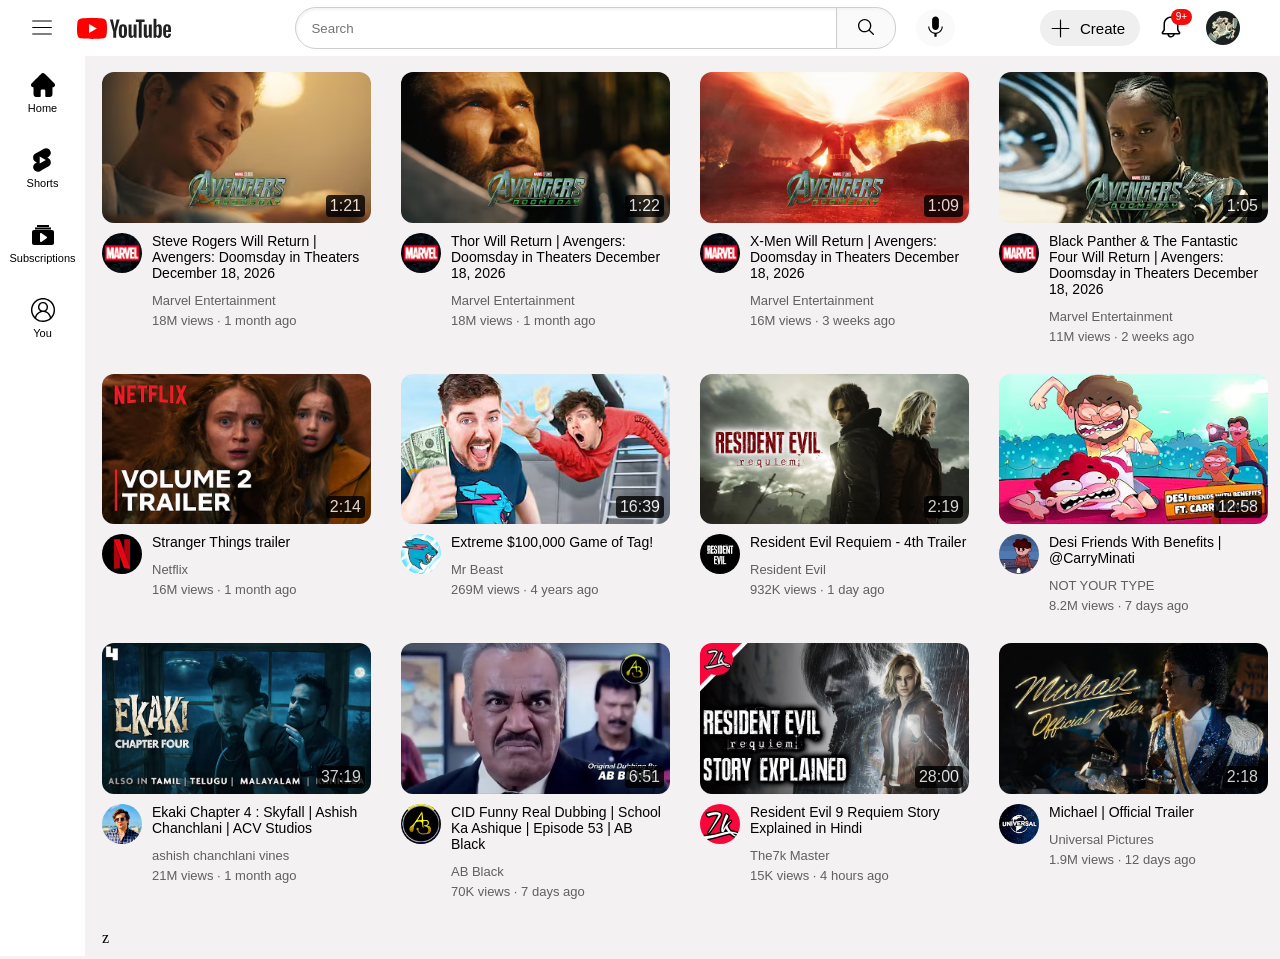
<file: index.html>
<!DOCTYPE html>
<html>
    <head>
        <title>YouTubeClone.com</title>
        <link rel="stylesheet"href="styles/general.css">
        <link rel="stylesheet"href="styles/header.css">
        <link rel="stylesheet"href="styles/video.css">
        <link rel="stylesheet"href="styles/sidebar.css">
    </head>
    <body>

        <div class="header">
            <div class="left-section">
                <img class="menu_icon" src="header_logos/hamburger-menu.svg">
                <img class="youtube_logo" src="header_logos/youtube-logo-icon.svg">
            </div>
            <div class="middle-section">
                <input class="search-bar"type="text" placeholder="Search">
                <button class="search-button">
                    <img class="search-icon" src="header_logos/icons8-search.svg">
                    <div class="search-tooltip">Search</div>
                </button>
                <button class="voice-search-button">
                    <img class="voice-icon" src="header_logos/voice-search-icon.svg">
                    <div class="voice-tooltip">Search with your voice</div>
                </button>
            </div>
            <div class="right-section">
                <button class="create-button">
                    <img class="create-icon" src="header_logos/plus-svgrepo-com.svg">
                    <p class="create-text">Create</p>
                 </button>
                 <button class="notif-button">
                    <div class="notification-container">
                        <img class="bell-icon" src="header_logos/bell.svg">
                        <div class="notification-count">9+</div>
                        <div class="notif-tooltip">Notifications</div>
                    </div>
                 </button>
                 <img class="profile-pic" src="header_logos/channels4_profile.jpg">
            </div>
        </div>

        <div class="sidebar">
            <div class="home-section">
                <img class="home-logo" src="header_logos/home.svg">
                <p class="home-text" style="font-size: 11px; margin-top: 5px;">Home</p>
            </div>

            <div class="shorts-section">
                <img class="shorts-logo" src="header_logos/youtube-shorts-logo-15251.svg">
                <p class="shorts-text" style="font-size: 11px; margin-top: 5px;">Shorts</p>
            </div>

            <div class="subscriptions-section">
                <img class="subscriptions-logo" src="header_logos/social_media_subscription_youtube_menu_subs_icon_210427.svg">
                <p class="subscriptions-text" style="font-size: 11px; margin-top: 5px;">Subscriptions
            </div>

            <div class="you-section">
                <img class="you-logo" src="header_logos/user.svg">
                <p class="you-text" style="font-size: 11px; margin-top: 5px;">You</p>
            </div>

        </div>


        <div class="video-grid">
            <div>
                <div class="thumbnail-row">
                    <img class="thumbnails" src="thumbnails/steve rogers dooms day.avif">
                    <div class="video-duration">1:21</div>
                </div>
                <div class ="video-info-grid"> 
                    <div><img class="profile-picture" src="channel_logo/marvel_channel.jpg"></div>
                    <div class="video-info">
                        <p class="title">Steve Rogers Will Return | Avengers: Doomsday in Theaters December 18, 2026 </p>
                        <p class="channel">Marvel Entertainment</p>
                        <P class="video-stats">18M views &#183; 1 month ago</P>
                    </div> 
                </div>
            </div>

            <div>
                <div class="thumbnail-row">
                    <img class="thumbnails" src="thumbnails/thor doomsday.avif">
                    <div class="video-duration">1:22</div>
                </div>
                <div class="video-info-grid"> 
                    <div><img class="profile-picture" src="channel_logo/marvel_channel.jpg"></div>
                    <div class="video-info">
                        <p class="title">Thor Will Return | Avengers: Doomsday in Theaters December 18, 2026 </p>
                        <p class="channel">Marvel Entertainment</p>
                        <P class="video-stats">18M views &#183; 1 month ago</P>
                    </div> 
                </div>
            </div> 
        
            <div>
                <div class="thumbnail-row">
                    <img class="thumbnails" src="thumbnails/x-men doomsday.avif">
                    <div class="video-duration">1:09</div>
                </div>
                <div class="video-info-grid"> 
                    <div class="channel_logo"><img class="profile-picture" src="channel_logo/marvel_channel.jpg"></div>
                    <div class="video-info">
                        <p class="title">X-Men Will Return | Avengers: Doomsday in Theaters December 18, 2026 </p>
                        <p class="channel">Marvel Entertainment</p>
                        <P class="video-stats">16M views &#183; 3 weeks ago</P>
                    </div> 
                </div>
            </div>   

            <div>
                <div class="thumbnail-row">
                    <img class="thumbnails" src="thumbnails/bp&f4.avif">
                    <div class="video-duration">1:05</div>
                </div>
                <div class ="video-info-grid"> 
                    <div><img class="profile-picture" src="channel_logo/marvel_channel.jpg"></div>
                    <div class="video-info">
                        <p class="title">Black Panther & The Fantastic Four Will Return | Avengers: Doomsday in Theaters December 18, 2026 </p>
                        <p class="channel">Marvel Entertainment</p>
                        <P class="video-stats">11M views &#183; 2 weeks ago</P>
                    </div> 
                </div>
            </div>

            <div>
                <div class="thumbnail-row">
                    <img class="thumbnails" src="thumbnails/stranger things.avif">
                    <div class="video-duration">2:14</div>
                </div>
                <div class="video-info-grid"> 
                    <div><img class="profile-picture" src="channel_logo/netflix.jpg"></div>
                    <div class="video-info">
                        <p class="title">Stranger Things trailer</p>
                        <p class="channel">Netflix</p>
                        <P class="video-stats">16M views &#183; 1 month ago</P>
                    </div> 
                </div>
            </div> 
            
            <div>
                <div class="thumbnail-row">
                    <img class="thumbnails" src="thumbnails/mr beast.avif">
                    <div class="video-duration">16:39</div>
                </div>
                <div class="video-info-grid"> 
                    <div class="channel_logo"><img class="profile-picture" src="channel_logo/mr beast.jpg"></div>
                    <div class="video-info">
                        <p class="title">Extreme $100,000 Game of Tag!</p>
                        <p class="channel">Mr Beast</p>
                        <P class="video-stats">269M views &#183; 4 years ago</P>
                    </div> 
                </div>
            </div> 

            <div>
                <div class="thumbnail-row">
                    <img class="thumbnails" src="thumbnails/residentEvil.avif">
                    <div class="video-duration">2:19</div>
                </div>
                <div class="video-info-grid"> 
                    <div class="channel_logo"><img class="profile-picture" src="channel_logo/residentevil.jpg"></div>
                    <div class="video-info">
                        <p class="title">Resident Evil Requiem - 4th Trailer</p>
                        <p class="channel">Resident Evil</p>
                        <P class="video-stats">932K views &#183; 1 day ago</P>
                    </div> 
                </div>
            </div> 

            <div>
                <div class="thumbnail-row">
                    <img class="thumbnails" src="thumbnails/not-your-type.avif">
                    <div class="video-duration">12:58</div>
                </div>
                <div class="video-info-grid"> 
                    <div class="channel_logo"><img class="profile-picture" src="channel_logo/not your type.jpg"></div>
                    <div class="video-info">
                        <p class="title">Desi Friends With Benefits | @CarryMinati</p>
                        <p class="channel">NOT YOUR TYPE</p>
                        <P class="video-stats">8.2M views &#183; 7 days ago</P>
                    </div> 
                </div>
            </div> 

            <div>
                <div class="thumbnail-row">
                    <img class="thumbnails" src="thumbnails/ekaki.avif">
                    <div class="video-duration">37:19</div>
                </div>
                <div class="video-info-grid"> 
                    <div class="channel_logo"><img class="profile-picture" src="channel_logo/ashish-chanchalani.jpg"></div>
                    <div class="video-info">
                        <p class="title">Ekaki Chapter 4 : Skyfall | Ashish Chanchlani | ACV Studios</p>
                        <p class="channel">ashish chanchlani vines</p>
                        <P class="video-stats">21M views &#183; 1 month ago</P>
                    </div> 
                </div>
            </div> 

            <div>
                <div class="thumbnail-row">
                    <img class="thumbnails" src="thumbnails/cid.avif">
                    <div class="video-duration">6:51</div>
                </div>
                <div class="video-info-grid"> 
                    <div class="channel_logo"><img class="profile-picture" src="channel_logo/ab-black.jpg"></div>
                    <div class="video-info">
                        <p class="title">CID Funny Real Dubbing | School Ka Ashique | Episode 53 | AB Black</p>
                        <p class="channel">AB Black</p>
                        <P class="video-stats">70K views &#183; 7 days ago</P>
                    </div> 
                </div>
            </div>

            <div>
                <div class="thumbnail-row">
                    <img class="thumbnails" src="thumbnails/re9 story.avif">
                    <div class="video-duration">28:00</div>
                </div>
                <div class="video-info-grid"> 
                    <div class="channel_logo"><img class="profile-picture" src="channel_logo/7k master.jpg"></div>
                    <div class="video-info">
                        <p class="title">Resident Evil 9 Requiem Story Explained in Hindi</p>
                        <p class="channel">The7k Master</p>
                        <P class="video-stats">15K views &#183; 4 hours ago</P>
                    </div> 
                </div>
            </div>

            <div>
                <div class="thumbnail-row">
                    <img class="thumbnails" src="thumbnails/mj.avif">
                    <div class="video-duration">2:18</div>
                </div>
                <div class="video-info-grid"> 
                    <div class="channel_logo"><img class="profile-picture" src="channel_logo/universal pictures.jpg"></div>
                    <div class="video-info">
                        <p class="title">Michael | Official Trailer</p>
                        <p class="channel">Universal Pictures</p>
                        <P class="video-stats">1.9M views &#183; 12 days ago</P>
                    </div> 
                </div>
            </div>
        </div>
    </body>

</html>z
</file>
<file: styles/general.css>
p{
    font-family: Arial;
    margin-top:  0;
    margin-bottom: 0;
}

body{
    margin: 12px;
    padding-top: 60px;
    padding-left: 90px;
    background-color: rgb(243, 241, 241);
}
</file>
<file: styles/header.css>
.header{
    height : 56px;
    display : flex;
    justify-content: space-between;
    margin-bottom: 10px;
    
    position: fixed;
    background-color: white;
    left: 0px;
    right: 0px;
    top: 0px;
    z-index: 100;
}


.middle-section{
    flex : 1;
    margin-left: 35px;
    margin-right: 35px;
    max-width: 700px;
    display: flex;
    align-items: center;
}
.search-bar{
    width : 100%;
    margin-left: 40px;
    border-radius: 30px;
    border-style: solid;
    border-width: 1px;
    height: 38px;
    padding-left: 15px;
    border-top-right-radius: 0px;
    border-bottom-right-radius: 0px;
    border-color: rgb(206, 206, 206);
    flex: 1;
    box-shadow: inset 1px 2px 3px rgb(243, 243, 243)
}
.search-icon{
    height: 20px; 
    margin: 4px;
}
.voice-search-button{
    height: 38px;
    width: 39px;
    margin-left: 20px;
    border-radius: 100%;
    border-style: solid;
    border-width: 0px;
    background-color: rgb(250, 250, 250);
    position: relative;
}
.voice-search-button .voice-tooltip{
    position : absolute;
    background-color: grey;
    color: white;
    padding: 4px;
    border-radius: 4px;
    font-size: 13px;
    top: 45px;
    white-space: nowrap;
    opacity: 0;
    transition: opacity 0.15s;
    pointer-events: none;   
}
.voice-search-button:hover .voice-tooltip{
    opacity: 1;
}  

.search-button{
    height: 42px;
    width: 60px;
    border-style: solid;
    border-width: 1px;
    border-top-right-radius: 20px;
    border-bottom-right-radius: 20px;
    border-color: rgb(206, 206, 206);
    background-color: white;
    margin-left: -1px;
    background-color: rgb(250, 250, 250);
    box-shadow: inset 1px 2px 3px rgb(243, 243, 243);
    position: relative;
    cursor: pointer;
}
.search-button .search-tooltip{
    position : absolute;
    background-color: grey;
    color: white;
    padding: 4px;
    border-radius: 4px;
    font-size: 13px;
    top:43px;
    opacity: 0;
    transition: opacity 0.15s;
    pointer-events : none;

}
.search-button:hover .search-tooltip{
    opacity: 1
}

.right-section{
    display: flex;
    align-items: center;
    width: 240px;
}
.create-icon{
    height: 19px;
    margin: 5px;

}
.create-button{
    display: flex;
    align-items: center;
    height: 36px;
    width: 100px;
    border-style: none;
    border-width:1px;
    border-color: rgb(206, 206, 206);
    border-radius: 20px;
}
.create-text{
    font-size: 15px;
    font-weight: 500px;
    margin-left: 5px;
}
.bell-icon{
    height: 24px;
    margin: 5px;
}
.notif-button{
    height: 38px;
    width: 39px;
    display: flex;
    align-items: center;
    margin-left: 8px;
    border-radius:100%;
    background-color: white;
    border-style: none;
}
.notif-button .notif-tooltip{
    position : absolute;
    background-color: grey;
    color: white;
    padding: 4px;
    border-radius: 4px;
    font-size: 13px;
    top: 45px;
    white-space: nowrap;
    opacity: 0;
    transition: opacity 0.15s;
    pointer-events: none;   
}
.notif-button:hover .notif-tooltip{
    opacity: 1;
}  
.notification-container{
    position: relative;
}
.notification-count{
    position: absolute;
    top: -1px;
    right: -4px;
    background-color: rgb(243, 14, 14);
    color: white    ;
    border-radius: 19px;
    width: 21px;
    height: 16px;
    display: flex;
    align-items: center;
    justify-content: center;
    font-size: 10px;
}
.profile-pic{
    height: 34px;
    margin-left: 19px;
    border-radius:100%;
}



.left-section{ 
    display: flex;
    align-items: center;
}
.menu_icon{
    height:26px;
    margin-right: 22px;
    margin-left: 29px;
}
.youtube_logo{
    height: 21px;
}
</file>
<file: styles/video.css>
.thumbnails{
        width: 100%;
        border-radius: 12px;
        display: block;
        margin-bottom: 7px;
    }
    .thumbnail-row{
        position: relative;
    }
    .video-duration{
        font-family: Arial, Helvetica, sans-serif;
        background-color: black;
        color: white;
        position: absolute;
        bottom: 6px;
        right: 6px;
        padding: 2px 4px;
        border-radius: 4px;
        opacity: 0.8;
    }
    .title{
        font-size: 14px;
        font-weight: 500;
        margin-top: 0px;
        margin-bottom : 12px;
    }
    .video-stats{
        font-size:13px;
        color: rgb(96, 96, 96);
        margin-top: 5px;
    }
    .video-info-grid{
        display : grid;
        grid-template-columns : 50px 1fr;
        margin: 10px 0px 30px 0px;
    }   
    .video-grid{
        display : grid;
        grid-template-columns: 1fr 1fr 1fr;
        column-gap : 30px;
    }

    @media(max-width: 750px){
        .video-grid{
            grid-template-columns: 1fr 1fr;
        }
    }  
    @media(min-width: 751px) and (max-width:999px)  {
        .video-grid{
            grid-template-columns: 1fr 1fr 1fr;
        }
    }
    @media(min-width: 1000px){
        .video-grid{
            grid-template-columns: 1fr 1fr 1fr 1fr;
        }
    }
    .title:hover{
        cursor: pointer;
    }
    .channel:hover{
        color: black;
        cursor: pointer;
    }
    .channel{
        font-size: 13px;
        color: rgb(96, 96, 96);
        margin-top: 10px;
        margin-bottom: 0px;
    }
    .profile-picture{
        width: 40px;
        border-radius: 50%;
    }
</file>
<file: styles/sidebar.css>
.sidebar{
    display: flex;
    width: 85px;
    position: fixed;
    top: 56px;
    left: 0px;
    flex-direction: column;
    align-items: center;
    height: 100%;
    background-color: white;
}

.home-section{
    display: flex;
    flex-direction: column;
    align-items: center;
    margin: 17px;
}
.home-logo{
    height: 24px;
}
.home-section:hover{
    background-color: #e0e0e0;
    border-radius: 20px;
}
.shorts-section{
    display: flex;
    flex-direction: column;
    align-items: center;
    margin: 17px;
}
.shorts-logo{
    height: 24px;
}

.subscriptions-section{
    display: flex;
    flex-direction: column;
    align-items: center;
    margin: 17px;
}
.subscriptions-logo{
    height: 24px;
}

.you-section{
    display: flex;
    flex-direction: column;
    align-items: center;
    margin: 17px;
}
.you-logo{
    height: 24px;
}
</file>
